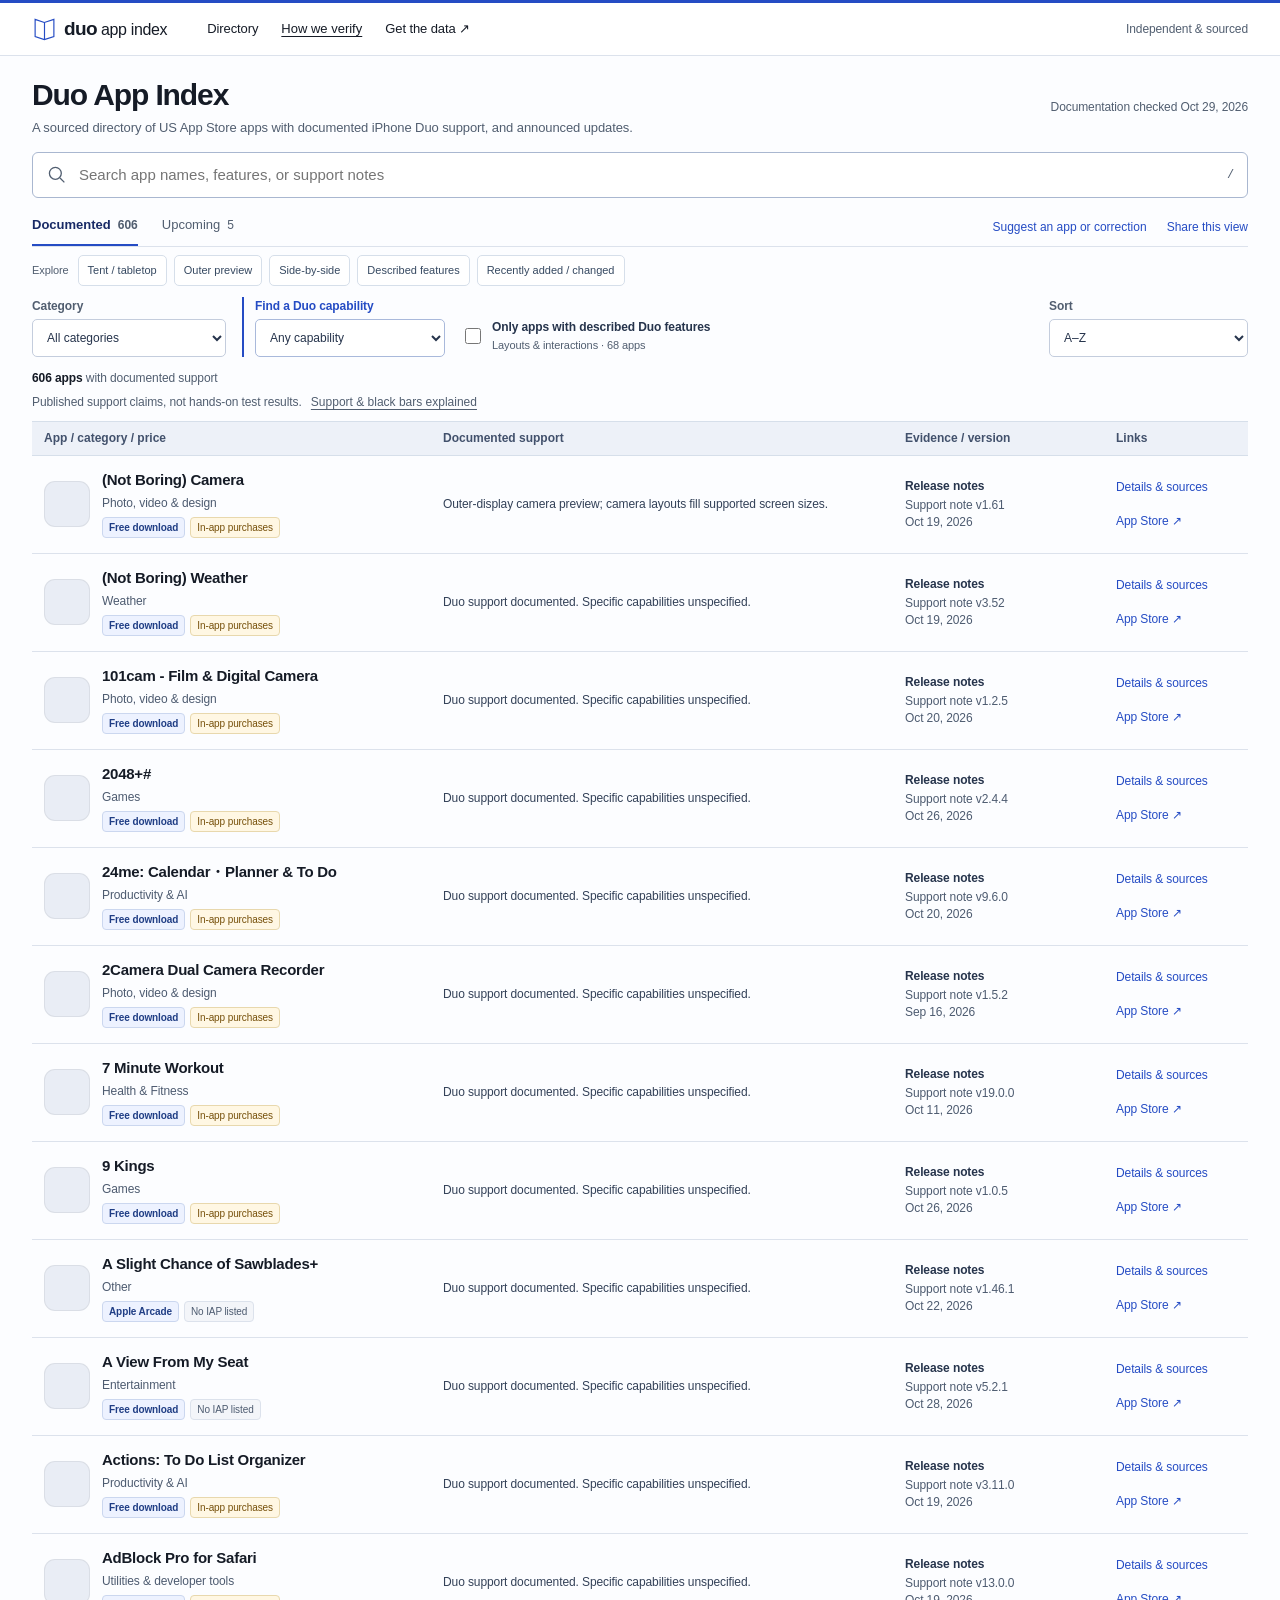
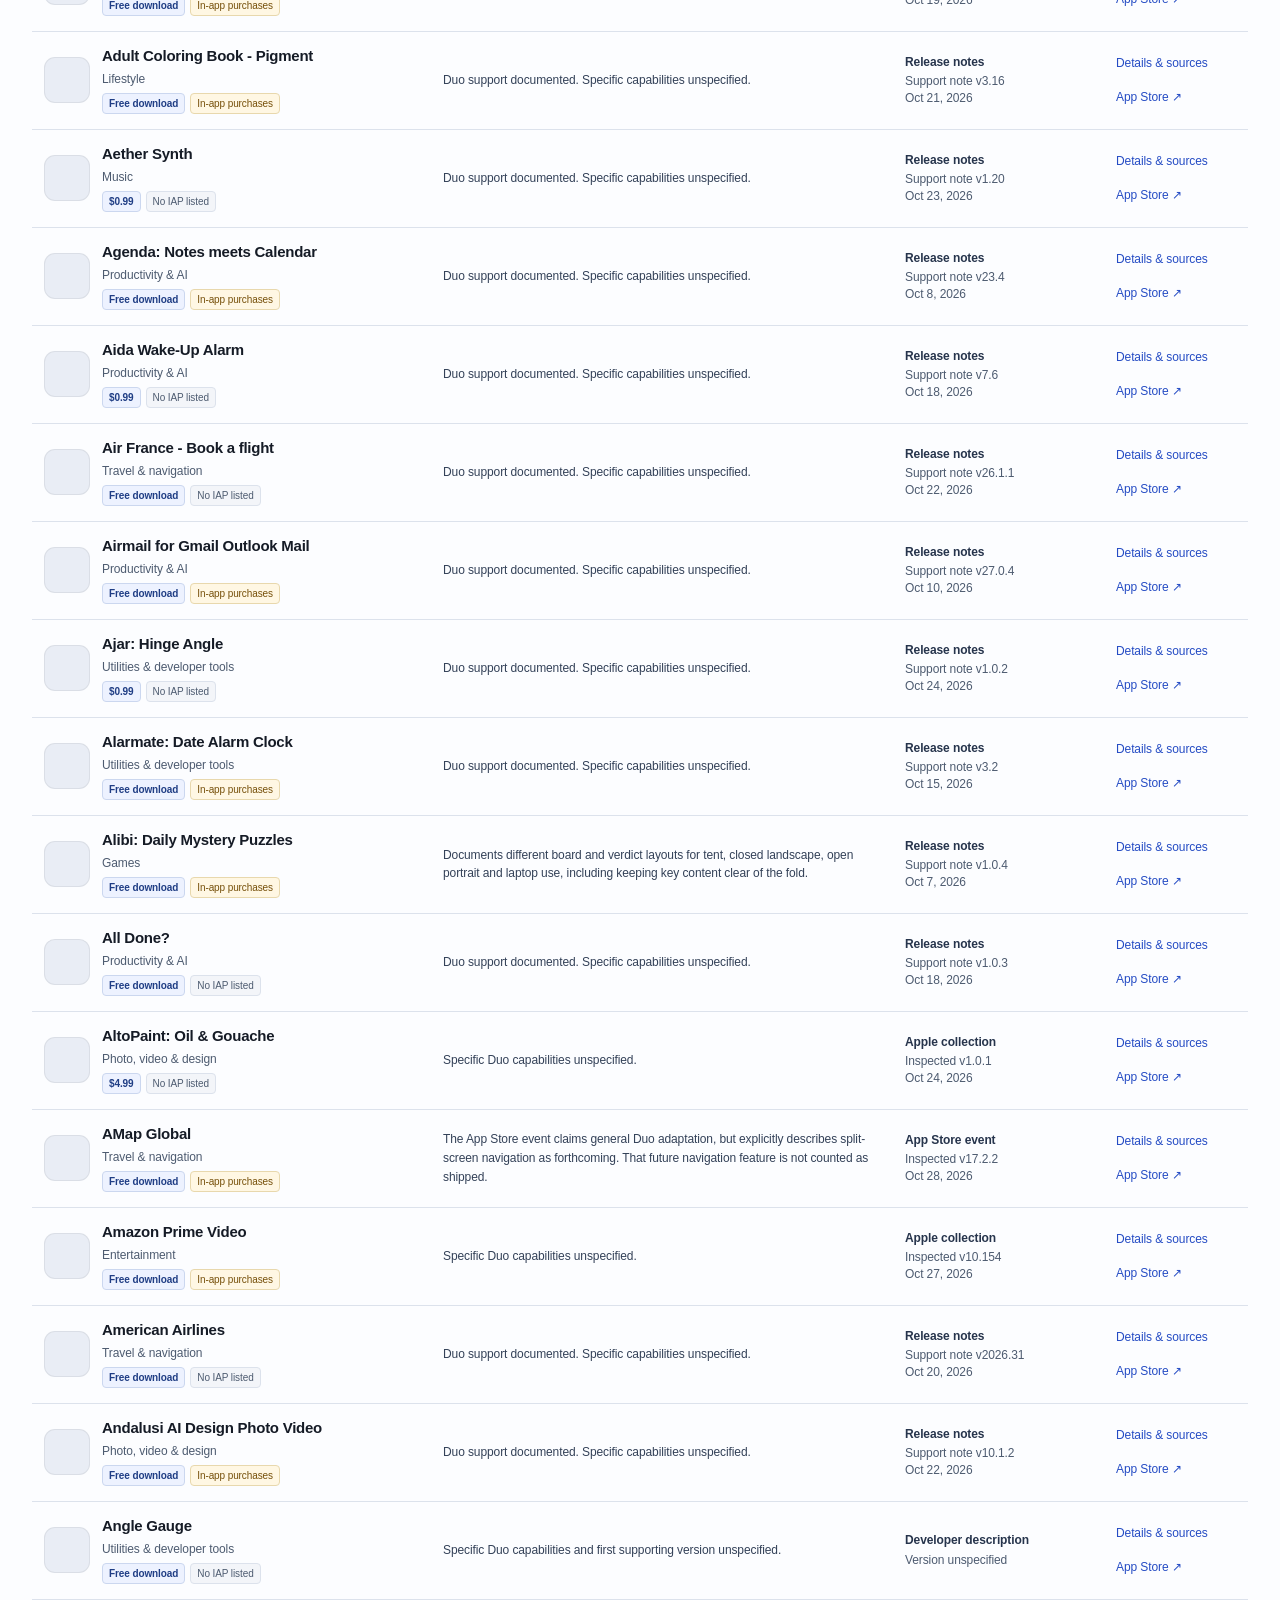
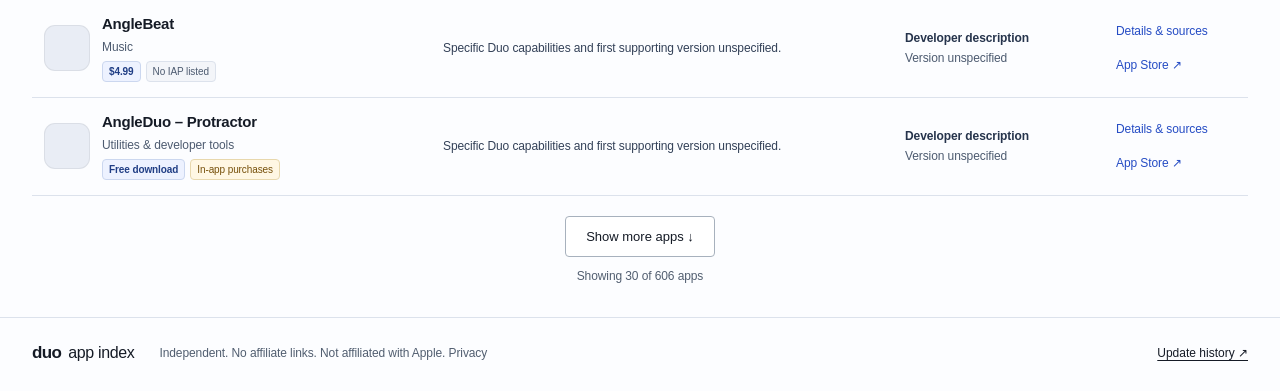
<file: index.html>
<!doctype html>
<html lang="en"><head><meta charset="utf-8"><meta name="viewport" content="width=device-width,initial-scale=1"><meta name="theme-color" content="#f8f9f6"><meta name="description" content="Discover iPhone Duo apps with documented support. Search apps, explore layouts, and check every source and version date. An independent, curated directory."><meta property="og:title" content="Duo App Index"><meta property="og:description" content="A searchable, sourced directory of iPhone Duo apps. Browse documented support and announced updates."><title>Duo App Index</title><link rel="icon" href="icon.svg" type="image/svg+xml"><link rel="stylesheet" href="style.css?v=aa5f2dd9ab154ff3"></head>
<body>
<header class="header"><div class="nav wrap"><a class="brand" href="./" aria-label="Duo App Index home"><svg viewBox="0 0 32 32" aria-hidden="true"><path d="M15.8 7 4 3v22l11.8 4L28 25V3L15.8 7Z"/><path d="M16 7v22"/></svg><span>duo<span class="brandlight"> app index</span><span class="branddot">.</span></span></a><nav aria-label="Main navigation"><a href="#directory">Directory</a><button class="textbutton" id="aboutBtn">How we verify</button><a href="data.json?v=4264185a31d47a27" download="Duo-App-Index.json" class="data-link">Get the data <span>↗</span></a></nav><span class="header-label"><i></i> Independent & sourced</span></div></header>
<main><section class="index-intro wrap"><div><h1>Duo App Index</h1><p>A sourced directory of US App Store apps with documented iPhone Duo support, and announced updates.</p></div><span class="updated" id="updated"></span></section><section class="directory wrap" id="directory"><div class="directory-tools"><button id="suggestBtn" class="textbutton">Suggest an app or correction</button><button id="shareBtn" class="sharebutton">Share this view</button></div><div class="searchbox"><svg viewBox="0 0 24 24" aria-hidden="true"><circle cx="10.7" cy="10.7" r="6.8"/><path d="m16 16 5 5"/></svg><label class="sr" for="search">Search apps</label><input type="search" id="search" placeholder="Search app names, features, or support notes" autocomplete="off"><kbd>/</kbd></div>
<div class="status-tabs" role="tablist" aria-label="Support status"><button role="tab" aria-selected="true" data-status="documented" class="active">Documented <span id="tabDoc">—</span></button><button role="tab" aria-selected="false" data-status="upcoming">Upcoming <span id="tabUpcoming">—</span></button></div>
<div class="discovery-shortcuts" aria-label="Explore Duo features"><span>Explore</span><button type="button" data-feature-shortcut="Tabletop / tent mode" aria-pressed="false">Tent / tabletop</button><button type="button" data-feature-shortcut="Outer-display preview" aria-pressed="false">Outer preview</button><button type="button" data-feature-shortcut="Side-by-side layout" aria-pressed="false">Side-by-side</button><button type="button" id="describedShortcut" aria-pressed="false">Described features</button><button type="button" id="recentShortcut" aria-pressed="false">Recently added / changed</button></div>
<button type="button" id="filtersToggle" class="filters-toggle" aria-expanded="false" aria-controls="filterPanel">Filters <span id="filterCount" hidden>0</span><span aria-hidden="true">⌄</span></button>
<div class="filterbar" id="filterPanel"><div class="selectfield"><label for="category">Category</label><select id="category"><option value="">All categories</option></select></div><div class="selectfield feature-field"><label for="feature">Find a Duo capability</label><select id="feature"><option value="">Any capability</option></select></div><label class="checklabel feature-toggle"><input type="checkbox" id="detailed" aria-describedby="featureHelp"><span>Only apps with described Duo features <small id="featureHelp">Layouts &amp; interactions · <span id="featureCount">—</span> apps</small></span></label><div class="sortfield"><label for="sort">Sort</label><select id="sort"><option value="name">A–Z</option><option value="support">Newest support note</option><option value="latest">Latest app update</option><option value="recent">Recently added / changed</option></select></div></div>
<div id="activeFilters" class="active-filters" aria-label="Active filters" hidden></div>
<div class="resultline"><p id="resultsCount" aria-live="polite">Loading the index…</p><button class="textbutton" id="reset">Clear search & filters <span>↺</span></button></div>
<div id="otherStatusMatches" class="other-status-matches" aria-live="polite" hidden></div><section id="researchMatches" class="research-matches" aria-label="Research app-name matches" hidden></section><p id="recentNote" class="recent-note" hidden>Sorted by when an entry was added or changed. App release dates are separate.</p>
<p class="evidence-note">Published support claims, not hands-on test results. <button class="textbutton" id="standardsBtn">Support &amp; black bars explained</button></p><div class="column-head" aria-hidden="true"><span>App / category / price</span><span>Documented support</span><span>Evidence / version</span><span>Links</span></div><div class="app-grid" id="apps" aria-label="App results"></div><div id="empty" class="empty" hidden><span>⌕</span><h3>No matching apps.</h3><p>Try another search or broaden your filters.</p><button class="primary" id="emptyReset">Clear search & filters</button></div><div class="more-row"><button class="load-more" id="loadMore" hidden>Show more apps <span>↓</span></button><p id="shownCount" role="status" aria-live="polite"></p></div></section>

</main><footer class="footer wrap"><a class="brand small" href="./">duo<span class="brandlight"> app index</span><span class="branddot">.</span></a><p>Independent. No affiliate links. Not affiliated with Apple. <a href="privacy.html">Privacy</a></p><button class="textbutton" id="changelogBtn">Update history ↗</button></footer>
<dialog id="detailDialog" class="detail-dialog" aria-labelledby="detailTitle"><button class="close-dialog" id="closeDetail" aria-label="Close app details">×</button><div id="detailContent"></div></dialog>
<dialog id="aboutDialog" class="about-dialog" aria-labelledby="aboutTitle"><button class="close-dialog" id="closeAbout" aria-label="Close research method">×</button><span class="eyebrow">RESEARCH METHOD</span><h2 id="aboutTitle">What this list actually tells you.</h2><p class="about-lead">An audit of published documentation. Not a promise that every screen, pose or feature has been tested.</p><div class="legend"><div><span class="badge documented">Documented support</span><p>Explicit developer documentation or Apple’s optimized-app curation.</p></div><div><span class="badge upcoming">Upcoming / rollout unverified</span><p>A future announcement, preorder, or a rollout we haven’t established as shipped.</p></div><div><span class="badge research">Needs verification</span><p>No qualifying primary evidence found. That does not mean the app is incompatible.</p></div></div><h3>Black bars can mean different things</h3><ul><li>An app may run inside a compatibility window instead of using the full available app canvas.</li><li>An app may fill most of the display while leaving a reserved status edge. This differs from an older, smaller compatibility window.</li><li>Safari and system controls occupy their own space; that space is separate from the app or webpage content.</li><li>Media can have aspect-ratio bars inside an otherwise full-size app.</li></ul><p>Documented Duo support does not establish that every screen is free of unused space. An app update date alone does not establish full-canvas behavior. Zooming video can crop the picture without changing the app layout. <a href="https://developer.apple.com/iphone-duo/prepare/" target="_blank" rel="noopener noreferrer">Apple’s preparation guidance ↗</a> · <a href="https://help.netflix.com/en/node/8844" target="_blank" rel="noopener noreferrer">Video aspect-ratio guidance ↗</a> · <a href="https://webkit.org/blog/18486/webkit-features-for-safari-27-1/" target="_blank" rel="noopener noreferrer">Safari guidance ↗</a></p><h3>The research standard</h3><ol id="methodList"></ol><h3>Suggest an app or correction</h3><p>Share its App Store link, installed app version, iOS version, test date and a redacted screenshot. Specify the screen, orientation and folded position. Video aspect-ratio bars and unused app canvas are different issues.</p><p>Use “Suggest an app or correction” to send evidence directly to the review inbox. No account is required. Suggestions are reviewed before being added.</p><h3 id="changeHeading">Update history</h3><ul id="changeList"></ul><a href="data.json?v=4264185a31d47a27" download="Duo-App-Index.json" class="primary inline">Download the public dataset ↗</a></dialog>
<dialog id="suggestDialog" aria-labelledby="suggestTitle"><button class="close-dialog" id="closeSuggest" aria-label="Close suggestion">×</button><h2 id="suggestTitle">Suggest an app or correction</h2><p class="suggest-intro">Found an app we missed, a new Duo feature, or something incorrect? Include a source so it can be checked.</p><form id="suggestForm"><label>What are you sending?<select id="suggestType"><option>App recommendation</option><option>Correction</option><option>Hands-on test report</option></select></label><label>App name<input id="suggestName" required maxlength="160"></label><label>App Store or evidence link<input id="suggestUrl" type="url" required placeholder="https://apps.apple.com/…"></label><fieldset id="reportFields" class="report-fields" hidden><legend>Your device experience</legend><label>App version<input id="reportAppVersion" maxlength="80" placeholder="e.g. 4.11.2"></label><label>iOS version<input id="reportIosVersion" maxlength="80" placeholder="e.g. iOS 27.0"></label><label class="report-wide">Screen, orientation &amp; folded position<input id="reportScreen" maxlength="200" placeholder="e.g. inner display, landscape, tent position"></label><label>Test date (optional)<input id="reportDate" type="date"></label></fieldset><label><span id="suggestNotesLabel">What should we know?</span><textarea id="suggestNotes" required maxlength="3000" rows="4" placeholder="Describe the Duo feature or correction." aria-describedby="suggestNotesHelp"></textarea></label><p id="suggestNotesHelp" class="suggest-help">Include the supporting detail. Please omit names, account details and other personal information.</p><label class="trap" aria-hidden="true">Leave blank<input id="suggestWebsite" tabindex="-1" autocomplete="off"></label><button type="submit" class="primary" id="sendSuggestion">Submit suggestion</button><p id="suggestResult" role="status" aria-live="polite"></p><p class="suggest-help">Saved for curator review. No account required. Please leave out personal information. Suggestions are not published automatically.</p></form></dialog><div class="toast" id="toast" role="status" aria-live="polite"></div><script src="app.js?v=bc1caa773e518d12" defer></script><script src="https://duo-app-index-tk.thomaskrohn13.chatgpt.site/metrics.js?v=790f26ebc6ce4f5a" defer></script></body></html>
</file>
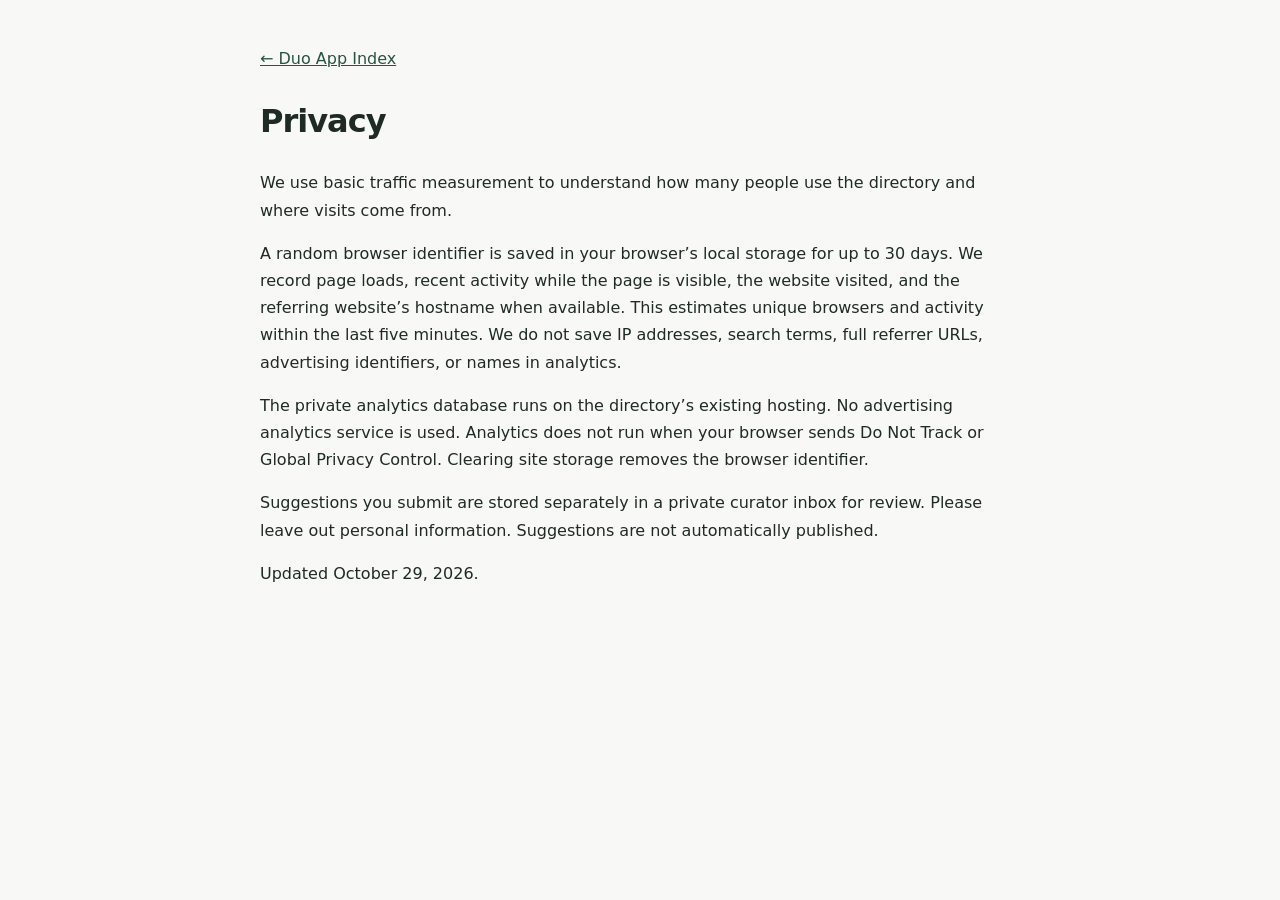
<file: privacy.html>
<!doctype html><html lang="en"><head><meta charset="utf-8"><meta name="viewport" content="width=device-width,initial-scale=1"><title>Privacy · Duo App Index</title><style>body{font:16px/1.7 system-ui;max-width:760px;margin:45px auto;padding:0 24px;color:#202a25;background:#f8f9f6}a{color:#285342}h1{letter-spacing:-1px}</style></head><body><a href="https://teexpeex.github.io/duo-app-index/">← Duo App Index</a><h1>Privacy</h1><p>We use basic traffic measurement to understand how many people use the directory and where visits come from.</p><p>A random browser identifier is saved in your browser’s local storage for up to 30 days. We record page loads, recent activity while the page is visible, the website visited, and the referring website’s hostname when available. This estimates unique browsers and activity within the last five minutes. We do not save IP addresses, search terms, full referrer URLs, advertising identifiers, or names in analytics.</p><p>The private analytics database runs on the directory’s existing hosting. No advertising analytics service is used. Analytics does not run when your browser sends Do Not Track or Global Privacy Control. Clearing site storage removes the browser identifier.</p><p>Suggestions you submit are stored separately in a private curator inbox for review. Please leave out personal information. Suggestions are not automatically published.</p><p>Updated October 29, 2026.</p></body></html>
</file>
<file: style.css>
:root{--paper:#fff;--ink:#20252c;--muted:#59626d;--line:#dce0e5;--green:#235f8a;--pale:#edf4fa;color-scheme:light}*{box-sizing:border-box}body{margin:0;background:#fff;color:var(--ink);font:14px/1.5 -apple-system,BlinkMacSystemFont,'Segoe UI',sans-serif}button,input,select{font:inherit;color:inherit}button,select{cursor:pointer}button{background:none;border:0}a{color:inherit;text-decoration:none}a:hover,button:hover{color:#235f8a}button:focus-visible,a:focus-visible,select:focus-visible{outline:2px solid #235f8a;outline-offset:3px}svg{fill:none;stroke:currentColor;stroke-width:1.5}h1,h2,h3,p{margin:0}.wrap{max-width:1320px;margin:auto;padding-left:40px;padding-right:40px}.header{border-bottom:1px solid var(--line)}.nav{display:flex;align-items:center;height:62px;gap:40px}.brand{display:flex;align-items:center;gap:8px;font-size:20px;font-weight:750;letter-spacing:-.6px}.brand svg{height:25px;width:25px}.brandlight{font-weight:400}.branddot{display:none}.nav nav{display:flex;gap:25px;align-items:center;font-size:13px}.textbutton{padding:0;font-size:13px;text-decoration:underline;text-underline-offset:3px}.header-label{margin-left:auto;font-size:12px;color:var(--muted)}.index-intro{display:flex;justify-content:space-between;gap:40px;padding-top:30px;padding-bottom:22px;align-items:flex-start}h1{font-size:32px;line-height:1.2;letter-spacing:-1px;font-weight:750}.index-intro p{max-width:760px;margin-top:9px;color:var(--muted);font-size:14px}.updated{font-size:12px;color:var(--muted);white-space:nowrap;padding-top:8px}.directory-tools{display:flex;justify-content:space-between;align-items:center;margin-bottom:9px}.directory-tools h2{font-size:14px;font-weight:650}.sharebutton{font-size:12px;color:#235f8a;padding:7px 0}.searchbox{display:flex;align-items:center;border:1px solid #9faab5;border-radius:5px;padding:11px 13px;gap:10px;max-width:100%;background:#fff}.searchbox svg{width:21px;height:21px;flex-shrink:0;color:var(--muted)}.searchbox input{border:0;outline:0;width:100%;min-width:0;font-size:16px;background:none}.searchbox:focus-within{outline:2px solid #235f8a;outline-offset:1px}.searchbox kbd{font-size:12px;color:var(--muted)}.status-tabs{display:flex;gap:26px;border-bottom:1px solid var(--line);overflow:auto;margin-top:16px}.status-tabs button{display:flex;gap:7px;align-items:center;font-size:13px;white-space:nowrap;padding:10px 0 12px;border-bottom:2px solid transparent;color:var(--muted)}.status-tabs button.active{color:var(--ink);font-weight:650;border-color:#235f8a}.status-tabs span{font-size:12px;color:var(--muted);font-variant-numeric:tabular-nums}.filterbar{display:flex;align-items:center;gap:12px;padding:14px 0}.filterbar select{border:1px solid var(--line);background:#fff;border-radius:4px;padding:8px 10px;max-width:260px;font-size:13px;min-height:38px}.checklabel{display:flex;align-items:center;gap:6px;font-size:13px}.checklabel input{accent-color:#235f8a;width:16px;height:16px}.sortfield{margin-left:auto;display:flex;gap:8px;align-items:center;font-size:12px;color:var(--muted)}.resultline{display:flex;justify-content:space-between;align-items:center;padding:8px 0;font-size:13px;color:var(--muted)}.resultline strong{color:var(--ink)}.resultline button{font-size:12px}.evidence-note{font-size:12px;color:var(--muted);padding:2px 0 16px}.evidence-note button{font-size:12px;margin-left:6px}.column-head,.app-row{display:grid;grid-template-columns:minmax(260px,1fr) minmax(300px,1.3fr) 245px;gap:30px}.column-head{background:#f3f5f7;border-top:1px solid var(--line);border-bottom:1px solid var(--line);padding:9px 12px;font-size:11px;font-weight:650;color:var(--muted);letter-spacing:.3px}.app-row{border-bottom:1px solid var(--line);padding:17px 12px;align-items:start}.app-row:hover{background:#f8fafc}.row-app{display:flex;gap:12px;align-items:center;min-width:0}.app-icon{width:44px;height:44px;border-radius:10px;overflow:hidden;background:#f1f3f5;flex-shrink:0;display:flex;align-items:center;justify-content:center;font-size:13px;color:var(--muted);border:1px solid #00000010}.app-icon img{width:100%;height:100%;object-fit:cover}.row-app h3{font-size:15px;line-height:1.35;letter-spacing:-.2px}.row-app h3 button{text-align:left;padding:0;font-weight:650}.row-app p{font-size:12px;color:var(--muted);margin-top:4px}.row-support p{font-size:13px;line-height:1.6;color:#414b57}.row-evidence{font-size:11px;line-height:1.65}.support-state{font-size:12px;font-weight:600}.support-state.upcoming{color:#875d14}.support-state.research{color:#59626d}.row-evidence p{color:var(--muted);font-variant-numeric:tabular-nums;margin:2px 0 4px}.evidence-link{padding:0;color:#235f8a;font-size:12px;text-decoration:underline;text-underline-offset:3px}.store-link{margin-left:16px;font-size:11px;color:var(--muted)}.more-row{text-align:center;padding:24px}.load-more,.primary{border:1px solid #a7b1bd;border-radius:4px;padding:10px 20px;background:white;font-size:13px;display:inline-block}.more-row p{font-size:12px;color:var(--muted);margin-top:10px}.empty{padding:50px 10px;text-align:center;border-bottom:1px solid var(--line)}.empty>span{display:none}.empty h3{font-size:19px;margin-bottom:8px}.empty p{color:var(--muted);margin-bottom:16px}.footer{margin-top:25px;padding-top:22px;padding-bottom:25px;border-top:1px solid var(--line);display:flex;gap:25px;align-items:center}.footer .brand{font-size:17px}.footer p{font-size:12px;color:var(--muted)}.footer button{margin-left:auto;font-size:12px}.sr{position:absolute;height:1px;width:1px;overflow:hidden;clip:rect(0,0,0,0)}[hidden]{display:none!important}
dialog{position:fixed;border:1px solid var(--line);border-radius:24px;background:var(--paper);color:var(--ink);padding:37px;max-height:88dvh;overflow:auto;box-shadow:0 25px 100px #0003;width:min(640px,calc(100vw - 28px))}dialog::backdrop{background:#15241d75;backdrop-filter:blur(5px)}.close-dialog{position:absolute;top:14px;right:14px;border-radius:50%;width:30px;height:30px;background:#e9eee4;color:#4b5f43;font-size:22px;line-height:1}.dialog-head{display:flex;align-items:center;gap:16px;padding-right:18px;margin:8px 0 24px}.dialog-head .app-icon{width:64px;height:64px;border-radius:16px}.dialog-head h2{font:700 24px/1.2 'Manrope',sans-serif;letter-spacing:-.7px}.dialog-head p{font-size:11px;color:var(--muted);margin-top:6px}.detail-dialog>.close-dialog{z-index:1}.detail-notes{font-size:14px;color:#596551;line-height:1.8;margin:18px 0}.detail-grid{display:grid;grid-template-columns:1fr 1fr;gap:0;border:1px solid var(--line);border-radius:12px;overflow:hidden;margin:24px 0}.detail-stat{padding:15px 16px;background:white;border-bottom:1px solid var(--line)}.detail-stat:nth-child(odd){border-right:1px solid var(--line)}.detail-stat:nth-last-child(-n+2){border-bottom:0}.detail-stat span{display:block;font-size:9px;color:var(--muted);margin-bottom:6px}.detail-stat strong{font-size:12px;font-weight:650}.detail-dialog h3,.about-dialog h3{font:700 15px 'Manrope',sans-serif;margin:25px 0 11px;letter-spacing:-.3px}.sources-list{display:flex;flex-direction:column;gap:8px}.source-link{font-size:12px;background:white;border:1px solid var(--line);padding:13px 14px;border-radius:8px;display:flex;justify-content:space-between;gap:15px}.source-link:hover{border-color:#90ae7a}.limit-box{font-size:11px;color:#718067;background:#edf1e8;border-radius:10px;padding:15px;line-height:1.8;margin:22px 0}.limit-box strong{color:#4d6542}.detail-footer{display:flex;gap:12px;align-items:center}.detail-footer .textbutton{font-size:11px}.about-dialog{width:min(740px,calc(100vw - 28px))}.about-dialog h2{font:700 33px/1.15 'Manrope',sans-serif;letter-spacing:-1.1px;margin:15px 0}.about-lead{font-size:14px!important;color:var(--muted)}.about-dialog p,.about-dialog li{font-size:12px;line-height:1.8;color:var(--muted)}.about-dialog ol,.about-dialog ul{padding-left:20px}.about-dialog li{padding-left:5px;margin-bottom:10px}.legend{display:grid;gap:15px;margin:25px 0;padding:20px;background:white;border:1px solid var(--line);border-radius:12px}.legend p{margin-top:6px}.legend .badge{font-size:10px}.about-dialog .inline{margin-top:20px}.toast{position:fixed;bottom:25px;left:50%;transform:translate(-50%,20px);padding:12px 20px;border-radius:9px;background:var(--ink);color:white;font-size:12px;opacity:0;pointer-events:none;transition:.2s;z-index:100}.toast.show{opacity:1;transform:translate(-50%,0)}
dialog{border-radius:8px;background:white}dialog::backdrop{backdrop-filter:none;background:#17202b80}.detail-grid,.legend,.source-link,.limit-box{border-radius:4px}.badge,.tiny-tag{display:inline-block;font-size:12px;padding:0;background:none;color:var(--muted);margin-right:12px}.badge:before{display:none}.detail-notes{color:var(--ink)}.eyebrow{font-size:11px;letter-spacing:1px;color:var(--muted)}
@media(max-width:1000px){.wrap{padding-left:24px;padding-right:24px}.column-head,.app-row{grid-template-columns:minmax(210px,1fr) minmax(240px,1.2fr) 200px;gap:18px}.filterbar{flex-wrap:wrap}.updated{white-space:normal;max-width:150px}.header-label{display:none}.sortfield{margin-left:0}.index-intro{gap:20px}}
@media(max-width:720px){.wrap{padding-left:16px;padding-right:16px}.nav{height:52px;gap:15px;justify-content:space-between}.nav nav{gap:16px;font-size:12px}.nav nav>a:first-child{display:none}.brand{font-size:18px}.brand svg{width:22px}.header-label{display:none}.index-intro{display:block;padding-top:22px;padding-bottom:16px}h1{font-size:28px}.index-intro p{font-size:13px;line-height:1.55}.updated{display:block;max-width:none;margin-top:6px;font-size:11px}.directory-tools{margin-bottom:6px}.status-tabs{gap:20px;margin-top:10px}.status-tabs button{font-size:12px;min-height:44px}.filterbar{display:grid;grid-template-columns:1fr 1fr;gap:8px;padding:12px 0}.filterbar select{width:100%;max-width:100%;font-size:12px}.checklabel{font-size:12px}.sortfield{font-size:0}.sortfield select{font-size:12px}.resultline{font-size:12px}.evidence-note{font-size:11px;line-height:1.5;padding-bottom:12px}.evidence-note button{font-size:11px;margin-left:0}.column-head{display:none}.app-row{grid-template-columns:1fr;gap:9px;padding:16px 0}.row-app{gap:11px}.row-app h3{font-size:15px}.row-support{padding-left:55px}.row-support p{font-size:12px}.row-evidence{padding-left:55px;display:flex;flex-wrap:wrap;gap:0 12px}.row-evidence p{width:100%;font-size:11px}.store-link{margin-left:0}.footer{flex-wrap:wrap;gap:12px}.footer p{order:3;width:100%;font-size:11px}.footer button{margin-left:auto}dialog{padding:28px 20px}.dialog-head h2{font-size:22px}.detail-stat{padding:12px}.detail-footer{flex-wrap:wrap}}
@media(prefers-reduced-motion:reduce){*{scroll-behavior:auto!important;transition:none!important}}

.row-evidence .store-link{display:inline-flex;align-items:center;justify-content:center;min-height:44px;padding:8px 12px;margin:8px 0 0;border:1px solid #b4bfca;border-radius:4px;color:#235f8a;font-size:12px;font-weight:600;background:white}.row-evidence .evidence-link{display:block}.row-evidence .store-link:hover{background:#edf4fa;border-color:#235f8a}

#suggestBtn{margin-left:auto;color:#235f8a}#suggestDialog h2{font-size:24px;margin:10px 0} .suggest-intro{font-size:14px;color:var(--muted);margin-bottom:18px}#suggestForm{display:grid;gap:16px}#suggestForm label{display:grid;gap:6px;font-size:13px;font-weight:600}#suggestForm input,#suggestForm select,#suggestForm textarea{width:100%;border:1px solid #a7b1bd;border-radius:4px;background:#fff;padding:10px;font:inherit}.suggest-help{font-size:12px;color:var(--muted)}@media(max-width:720px){#suggestBtn{white-space:normal;max-width:135px;text-align:right;line-height:1.4}}
/* Directory refinement: aligned content, compact evidence, quiet actions. */
:root{--ink:#151b26;--muted:#515e70;--line:#dce2ec;--green:#254cc4;--pale:#f0f4ff}body{font-family:Inter,-apple-system,BlinkMacSystemFont,'Segoe UI',sans-serif;letter-spacing:-.1px;background:#fcfdff}.wrap{max-width:1340px;padding-left:32px;padding-right:32px}.header{background:#fff;border-top:3px solid #254cc4}.nav{height:52px}.brand{letter-spacing:-.9px}.brand svg{color:#254cc4}.brandlight{font-weight:500}.header-label{font-size:12px;color:#515e70}.index-intro{padding-top:21px;padding-bottom:14px;gap:25px;align-items:center}h1{font-size:30px;letter-spacing:-1.1px}.index-intro p{margin-top:5px;max-width:780px;font-size:13px;line-height:1.5}.updated{font-size:12px;padding:0;white-space:nowrap;max-width:none}.directory{position:relative}.directory-tools{position:absolute;right:32px;top:59px;gap:20px;z-index:1}.directory-tools #suggestBtn{margin:0;font-size:12px;color:#254cc4;text-decoration:none}.sharebutton{color:#254cc4}.searchbox{border-color:#a9b7d0;border-radius:6px;padding:10px 13px;background:#fff}.searchbox input{font-size:15px}.searchbox:focus-within{outline-color:#254cc4}.status-tabs{margin-top:6px;gap:24px;padding-right:300px}.status-tabs button{padding-top:10px;padding-bottom:9px;font-size:13px;min-height:42px}.status-tabs button.active{border-color:#254cc4;color:#182a66}.filterbar{padding:10px 0 8px;gap:16px;align-items:end}.selectfield{display:grid;gap:4px}.selectfield label,.sortfield label{font-size:11px;color:#515e70;font-weight:600}.filterbar select{min-height:38px;padding:7px 27px 7px 10px;border-color:#c4cddd;color:#26344c;font-size:12px;background:#fff;border-radius:5px}.checklabel{font-size:12px;min-height:38px;gap:8px}.checklabel input{accent-color:#254cc4}.sortfield{margin-left:auto;display:grid;gap:4px}.resultline{padding:4px 0;font-size:12px}.evidence-note{padding-bottom:10px;font-size:11px}.evidence-note button{font-size:11px}.column-head,.app-row{grid-template-columns:minmax(255px,1.15fr) minmax(280px,1.5fr) 182px 114px;gap:22px}.column-head{padding:8px 12px;background:#edf1f8;color:#42516c;letter-spacing:0;font-size:11px;border-color:#d6dfea}.app-row{min-height:98px;padding:14px 12px;align-items:center;transition:none}.app-row:hover{background:#f2f5fc}.row-app{gap:12px}.app-icon{height:46px;width:46px;border-radius:11px;background:#e9edf5}.row-app h3{font-size:15px;font-weight:700;letter-spacing:-.25px;line-height:1.35}.row-app p{font-size:11px;margin-top:4px;color:#58667a}.row-support p{font-size:12px;line-height:1.55;color:#334158}.row-evidence{font-size:11px;color:#515e70;line-height:1.5}.row-evidence strong{font-size:12px;font-weight:600;color:#26344c}.row-evidence p{font-size:11px;margin:3px 0 0;line-height:1.5}.row-actions{display:flex;flex-direction:column;align-items:flex-start;justify-content:center}.row-actions .evidence-link,.row-actions .store-link{min-height:34px;display:inline-flex;align-items:center;font-size:12px;color:#254cc4;background:none;border:0;padding:0;margin:0;text-decoration:none}.row-actions .evidence-link:hover,.row-actions .store-link:hover{text-decoration:underline}.future-label{color:#8a4c09;display:block;font-size:11px;margin-bottom:4px}.row-app button:hover{color:#254cc4}.filterbar select:focus-visible,input:focus-visible,textarea:focus-visible,button:focus-visible,a:focus-visible{outline:2px solid #254cc4;outline-offset:3px}.filterbar select:has(option:checked:not([value=""]):not([value="name"])),.checklabel:has(input:checked){color:#254cc4;background-color:#edf2ff}.filterbar .checklabel:has(input:checked){box-shadow:0 0 0 4px #edf2ff}.more-row{padding:20px}.footer{margin-top:12px}.detail-dialog{padding:0!important;max-height:90dvh;width:min(690px,calc(100vw - 28px));overflow:auto;border-radius:10px}.dialog-head{padding:24px 60px 16px 25px;margin:0;position:sticky;top:0;background:#fff;z-index:2;border-bottom:1px solid var(--line)}.dialog-head h2{font-family:inherit;font-size:23px;letter-spacing:-.7px}.dialog-head p{font-size:12px}.dialog-head .app-icon{height:52px;width:52px;border-radius:12px}.close-dialog{position:sticky;float:right;top:14px;right:14px;z-index:5;width:34px;height:34px;margin-bottom:-34px;background:#edf1f8;color:#26344c}.detail-body{padding:0 25px 16px}.detail-dialog h3{font-family:inherit;font-size:12px;font-weight:700;margin:18px 0 7px;color:#26344c;letter-spacing:0}.detail-notes{margin:0;font-size:14px;line-height:1.6;color:#202d42}.excerpt-missing{font-size:12px;line-height:1.6;color:#515e70;margin:0 0 9px}.source-link{font-size:13px;padding:9px 0;background:none;border:0;border-bottom:1px solid #e1e6ef;border-radius:0;color:#254cc4}.sources-list{gap:0}.version-record{margin:0;display:grid;gap:4px}.version-record div{display:grid;grid-template-columns:160px 1fr;gap:15px;font-size:12px;line-height:1.6}.version-record dt{color:#515e70}.version-record dd{margin:0;color:#26344c}.limit-box{background:#f2f5fa;border:0;border-radius:5px;padding:12px 14px;margin:15px 0 0;color:#515e70;font-size:12px;line-height:1.6}.limit-box h3{margin:0 0 5px}.limit-box p+p{margin-top:5px}.detail-footer{position:sticky;bottom:0;padding:12px 25px;background:#fff;border-top:1px solid #dce2ec;gap:20px;z-index:3}.primary{border-color:#254cc4;background:#254cc4;color:white;border-radius:5px;font-size:13px;min-height:40px}.primary:hover{background:#193b9d;color:#fff}.detail-footer .textbutton{font-size:12px;color:#254cc4}.detail-dialog blockquote{margin:8px 0;padding:12px 15px;border-left:3px solid #254cc4;font-size:14px}.detail-dialog cite{display:block;font-size:12px;color:#515e70;margin-top:8px}.trap{position:absolute!important;left:-10000px!important;width:1px;height:1px;overflow:hidden}#suggestResult{font-size:13px;color:#26344c;overflow-wrap:anywhere}
@media(max-width:1050px) and (min-width:721px){.column-head,.app-row{grid-template-columns:minmax(210px,1.1fr) minmax(220px,1.3fr) 155px 108px;gap:14px}.wrap{padding-left:22px;padding-right:22px}.directory-tools{right:22px}.header-label{display:none}.filterbar{gap:10px}.checklabel{max-width:190px}.filterbar select{max-width:200px}.index-intro .updated{max-width:140px;white-space:normal}.row-app h3{font-size:14px}}
@media(max-width:720px){.wrap{padding-left:16px;padding-right:16px}.nav{height:48px}.nav nav{gap:12px}.nav .textbutton{font-size:12px}.nav .data-link{display:none}.index-intro{display:block;padding-top:17px;padding-bottom:12px}h1{font-size:27px}.index-intro p{font-size:12px}.updated{font-size:11px;margin-top:6px}.directory-tools{position:static;justify-content:space-between;margin-bottom:9px;gap:12px}.directory-tools #suggestBtn{max-width:none;font-size:12px;text-align:left}.searchbox{padding:10px 11px}.searchbox input{font-size:16px}.status-tabs{padding-right:0;margin-top:3px;gap:23px}.status-tabs button{font-size:13px;min-height:44px}.filterbar{display:grid;grid-template-columns:1fr 1fr;gap:8px 12px;padding:10px 0 7px;align-items:end}.filterbar select{font-size:12px;width:100%;max-width:100%;min-height:38px}.selectfield label,.sortfield label{font-size:11px}.checklabel{font-size:11px;line-height:1.4;min-height:38px}.sortfield{margin:0;font-size:12px}.resultline{font-size:12px;gap:10px}.evidence-note{font-size:11px;line-height:1.5}.column-head{display:none}.app-row{grid-template-columns:1fr;gap:8px;min-height:0;padding:15px 0;align-items:start}.row-app{gap:11px}.row-app h3{font-size:15px}.row-app p{font-size:11px}.row-support{padding-left:57px}.row-support p{font-size:12px;line-height:1.55}.row-evidence{padding-left:57px;display:block;font-size:11px}.row-evidence strong{font-size:11px}.row-evidence p{display:block;width:auto;margin-top:2px;font-size:11px}.row-evidence br{display:none}.row-evidence br:after{content:' · '}.row-actions{padding-left:57px;flex-direction:row;justify-content:flex-start;gap:22px;margin-top:-5px}.row-actions .store-link,.row-actions .evidence-link{min-height:40px;font-size:12px}.detail-dialog{max-height:92dvh}.dialog-head{padding:18px 48px 14px 18px;gap:12px}.dialog-head h2{font-size:20px}.dialog-head .app-icon{width:46px;height:46px}.detail-body{padding:0 18px 15px}.detail-notes{font-size:13px}.version-record div{grid-template-columns:125px 1fr;gap:9px;font-size:12px}.detail-footer{padding:10px 18px;gap:18px}.limit-box{padding:10px 12px}.footer p{font-size:11px}.footer .textbutton{font-size:11px}}
.detail-dialog>.close-dialog{z-index:10}.searchbox input:focus-visible{outline:none}

@media(max-width:720px){.row-evidence p br{display:initial}.row-evidence p br:after{content:none}}
/* Focused refinement: capability discovery and legible evidence. */
.brand{font-size:19px;letter-spacing:-.65px;gap:7px}.brandlight{font-size:16px;font-weight:500;letter-spacing:-.35px}.nav nav{gap:23px}.column-head,.app-row{grid-template-columns:minmax(255px,1.2fr) minmax(270px,1.4fr) 190px 120px;gap:21px}.row-app p{font-size:12px;color:#4d5b70;line-height:1.4}.row-evidence,.row-evidence p{font-size:12px;line-height:1.4;color:#4d5b70}.row-evidence strong{font-size:12px}.column-head{font-size:12px;line-height:1.4}.selectfield label,.sortfield label{font-size:12px}.feature-field{border-left:2px solid #254cc4;padding-left:11px}.feature-field label{color:#254cc4;font-weight:650}.feature-field select{border-color:#a9b9db}.feature-toggle{align-items:center;gap:8px;min-height:42px}.feature-toggle>span{font-size:12px;font-weight:600;color:#26344c}.feature-toggle small{display:block;font-size:11px;line-height:1.4;font-weight:400;color:#515e70;margin-top:2px}.feature-toggle input{flex-shrink:0}.evidence-note,.evidence-note button{font-size:12px;line-height:1.5}.excerpt-missing,.limit-box{font-size:13px;line-height:1.6}.detail-dialog blockquote{margin:9px 0 12px;padding:10px 13px;border-left-width:2px;background:#f5f7fc;font-size:15px;line-height:1.55}.detail-dialog blockquote cite{font-style:normal;font-size:12px;line-height:1.5;margin-top:8px}.detail-dialog blockquote cite a{color:#254cc4}.detail-dialog blockquote cite span{display:block;color:#515e70}.version-record div{font-size:13px}.detail-dialog h3{font-size:13px}.detail-body .limit-box h3{font-size:12px}.updated{font-size:12px}.resultline{font-size:12px;gap:15px}.resultline button{font-size:12px}
@media(max-width:1120px) and (min-width:721px){.column-head,.app-row{grid-template-columns:minmax(210px,1.15fr) minmax(205px,1.3fr) 165px 108px;gap:16px}.feature-toggle{max-width:220px}.filterbar{gap:10px}.feature-field{padding-left:9px}.filterbar select{max-width:210px}}
@media(max-width:720px){.brand{font-size:18px;gap:5px}.brandlight{font-size:14px}.nav nav{gap:10px}.nav .textbutton{font-size:11px}.column-head{display:none}.app-row{grid-template-columns:1fr;gap:8px}.row-app p,.row-evidence,.row-evidence p,.row-evidence strong{font-size:12px}.feature-field{padding-left:8px}.feature-field label,.selectfield label,.sortfield label{font-size:12px}.feature-toggle{max-width:none;align-items:flex-start;padding-top:3px}.feature-toggle input{margin-top:3px}.feature-toggle>span{font-size:11px;line-height:1.4}.feature-toggle small{font-size:11px;line-height:1.4}.filterbar{align-items:start}.filterbar select{min-height:40px}.sortfield{align-self:start}.evidence-note,.evidence-note button{font-size:11px}.excerpt-missing,.limit-box{font-size:13px}.version-record div{font-size:12px}.detail-dialog blockquote{font-size:14px}.detail-dialog blockquote cite{font-size:12px}.resultline{align-items:flex-start;gap:10px}.resultline button{font-size:11px;text-align:right;max-width:125px}.row-actions .store-link,.row-actions .evidence-link{min-height:42px}}

/* Compact discovery controls; the directory rows retain their existing layout. */
.discovery-shortcuts{display:flex;align-items:center;gap:7px;flex-wrap:wrap;margin:8px 0 1px;min-width:0}.discovery-shortcuts>span{font-size:11px;color:#515e70;margin-right:2px}.discovery-shortcuts button,.active-filters button{border:1px solid #d6dfea;border-radius:5px;min-height:31px;padding:5px 9px;font-size:11px;line-height:1.35;background:#fff;color:#364961;text-align:left}.discovery-shortcuts button:hover,.active-filters button:hover{border-color:#9aaed0;background:#f4f7fd}.discovery-shortcuts button[aria-pressed="true"]{border-color:#9aafdb;background:#edf2ff;color:#193b9d}.filters-toggle{display:none}.active-filters{display:flex;align-items:center;flex-wrap:wrap;gap:6px;padding:3px 0 6px}.active-filters button{background:#edf2ff;color:#193b9d;border-color:#d1dcf4}.active-filters button span{margin-left:5px;font-size:15px}.other-status-matches{display:flex;align-items:center;flex-wrap:wrap;gap:6px 12px;margin:2px 0 8px;padding:8px 11px;border-left:2px solid #254cc4;background:#f1f5ff;font-size:12px}.other-status-matches button{font-size:12px;color:#254cc4;text-align:left;min-height:28px}.other-status-matches span{font-size:11px;color:#515e70}.recent-note{font-size:12px;line-height:1.5;color:#515e70;margin:1px 0 8px}.row-app h3 a{display:inline-block;font-weight:650;color:inherit;text-decoration:none}.row-app h3 a:hover{color:#254cc4}.row-support .change-summary{font-size:11px;color:#515e70;margin-top:6px;line-height:1.45}.report-fields{border:1px solid #dce2ec;border-radius:5px;padding:12px;display:grid;grid-template-columns:1fr 1fr;gap:12px}.report-fields legend{font-size:12px;font-weight:600;color:#26344c;padding:0 5px}.report-fields .report-wide{grid-column:1/-1}#suggestNotesHelp{margin-top:-8px;font-weight:400;line-height:1.5}
@media(max-width:720px){.discovery-shortcuts{flex-wrap:nowrap;overflow-x:auto;max-width:100%;padding:2px 0 6px;margin:5px 0 1px;gap:6px;scroll-padding:8px}.discovery-shortcuts>span{display:none}.discovery-shortcuts button{white-space:nowrap;flex-shrink:0;min-height:38px;font-size:11px}.filters-toggle{display:inline-flex;align-items:center;gap:8px;border:1px solid #c4cddd;border-radius:5px;background:#fff;min-height:40px;padding:7px 11px;margin:1px 0 5px;font-size:12px;color:#26344c}.filters-toggle>span:last-child{margin-left:7px}.filters-toggle[aria-expanded="true"]>span:last-child{transform:rotate(180deg)}#filterCount{background:#edf2ff;color:#193b9d;border-radius:9px;min-width:18px;text-align:center;padding:1px 5px;font-size:11px}#filterPanel:not(.filters-open){display:none}#filterPanel.filters-open{display:grid}.active-filters{padding:1px 0 6px;gap:5px}.active-filters button{min-height:36px;max-width:100%;font-size:11px}.other-status-matches{display:block;padding:7px 10px}.other-status-matches button{display:block;min-height:34px}.other-status-matches span{display:block}.recent-note{font-size:11px}.report-fields{grid-template-columns:1fr;gap:12px}.detail-footer{gap:10px 17px}.detail-footer .textbutton{min-height:40px}.row-support .change-summary{font-size:11px}}


.pricing-badges{display:flex;align-items:center;flex-wrap:wrap;gap:4px 5px;margin-top:6px}.price-badge,.iap-badge{display:inline-block;border-radius:4px;border:1px solid #cbd7ef;padding:3px 6px;font-size:10px;line-height:1.3;background:#edf2ff;color:#203e85}.price-badge{font-weight:750}.iap-badge{color:#4d5b70;background:#f3f5f9;border-color:#dce2ec;font-weight:500}.iap-badge.has-iap{color:#76500a;background:#fff7e3;border-color:#e8d8ad}.pricing-detail{font-size:13px;line-height:1.6;color:#26344c}.detail-fineprint{font-size:12px;line-height:1.6;color:#515e70;margin:5px 0}.detail-fineprint a,.display-sources a{color:#254cc4}.display-evidence{font-size:13px;line-height:1.6;color:#334158}.display-sources{display:flex;flex-wrap:wrap;gap:5px 14px;font-size:12px;margin:6px 0}.row-app>div{min-width:0}@media(max-width:720px){.price-badge,.iap-badge{font-size:11px;padding:3px 6px}.pricing-badges{margin-top:6px}.row-app{align-items:flex-start}.row-app .app-icon{margin-top:2px}}


/* Search-only context for researched apps whose Duo support is not established. */
.research-matches{border:1px solid #d9dfeb;border-left:2px solid #75839b;border-radius:4px;background:#f7f9fc;padding:11px 13px;margin:4px 0 12px}.research-matches>h3{font-size:13px;line-height:1.5;color:#344158;margin:0 0 4px}.research-matches>p,.research-notice p{font-size:12px;line-height:1.5;color:#515e70}.research-result{display:flex;align-items:center;justify-content:space-between;gap:14px;padding:10px 0;border-top:1px solid #dce2ec;margin-top:8px}.research-result h4{font-size:14px;line-height:1.4;margin:0}.research-result h4 a{color:#26344c;text-decoration:none}.research-result h4 a:hover{text-decoration:underline}.research-result>div>p{font-size:11px;color:#515e70;margin:3px 0 0}.research-actions{display:flex;align-items:center;gap:16px;flex-shrink:0}.research-actions a,.research-actions button{color:#254cc4;font-size:12px;line-height:1.4;min-height:36px;display:inline-flex;align-items:center;text-decoration:none}.research-actions a:hover,.research-actions button:hover{text-decoration:underline}.research-notice{padding:10px 12px;background:#f1f4f9;border-left:2px solid #75839b;margin-top:14px}.research-notice strong{font-size:13px;line-height:1.5;color:#344158}.research-notice p{margin-top:4px}.research-filter-note{margin-top:5px}@media(max-width:720px){.research-matches{padding:10px 11px}.research-result{align-items:flex-start;flex-direction:column;gap:5px}.research-actions{gap:20px;flex-wrap:wrap}.research-actions a,.research-actions button{min-height:40px}.research-matches>p,.research-notice p{font-size:12px}}
</file>
